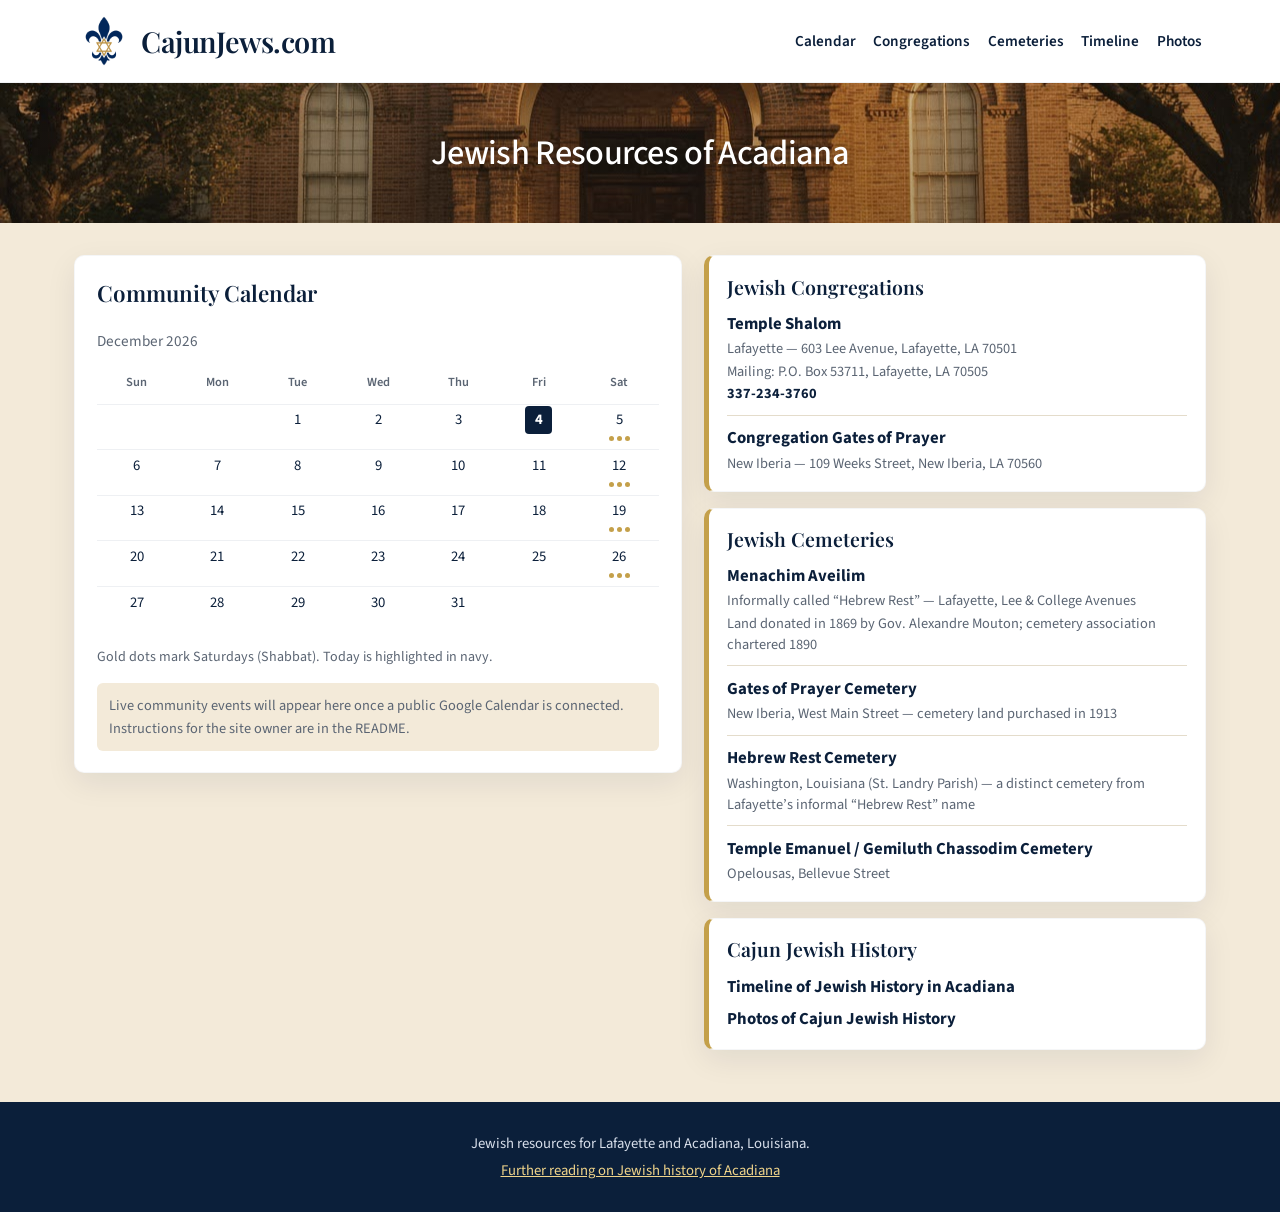
<file: index.html>
<!DOCTYPE html>
<html lang="en">
<head>
  <meta charset="utf-8">
  <meta name="viewport" content="width=device-width, initial-scale=1">
  <title>CajunJews.com — Jewish Resources of Acadiana</title>
  <meta name="description" content="Jewish congregations, cemeteries, history, and community calendar for Lafayette and Acadiana, Louisiana.">
  <link rel="canonical" href="https://cajunjews.com/">
  <link rel="icon" href="assets/logo.png" type="image/png">
  <link rel="preconnect" href="https://fonts.googleapis.com">
  <link rel="preconnect" href="https://fonts.gstatic.com" crossorigin>
  <link href="https://fonts.googleapis.com/css2?family=Playfair+Display:wght@600;700&family=Source+Sans+3:ital,wght@0,400;0,600;0,700;1,400&display=swap" rel="stylesheet">
  <link rel="stylesheet" href="styles.css">
</head>
<body>
  <a class="skip-link" href="#main">Skip to content</a>

  <header class="site-header">
    <div class="header-inner">
      <a class="brand" href="index.html">
        <img src="assets/logo.png" width="52" height="52" alt="">
        <span class="brand-name">CajunJews.com</span>
      </a>
      <nav class="site-nav" aria-label="Primary">
        <a href="#calendar">Calendar</a>
        <a href="#congregations">Congregations</a>
        <a href="#cemeteries">Cemeteries</a>
        <a href="history.html">Timeline</a>
        <a href="photos.html">Photos</a>
      </nav>
    </div>
  </header>

  <section class="hero hero-home" aria-label="Jewish Resources of Acadiana">
    <h1>Jewish Resources of Acadiana</h1>
  </section>

  <main id="main" class="wrap">
    <div class="home-grid">
      <article class="card card-pad" id="calendar">
        <div class="cal-toolbar">
          <h2 id="calendar-heading">Community Calendar</h2>
        </div>
        <p class="cal-month" id="calendar-month-label"></p>
        <div id="calendar-grid"></div>
        <p class="cal-legend">Gold dots mark Saturdays (Shabbat). Today is highlighted in navy.</p>

        <p class="placeholder-note" id="calendar-placeholder-note">
          Live community events will appear here once a public Google Calendar is connected.
          Instructions for the site owner are in the README.
        </p>

        <div class="cal-embed" id="calendar-embed" hidden>
          <h3>Upcoming events</h3>
          <iframe
            id="calendar-iframe"
            title="Community Google Calendar"
            loading="lazy"
          ></iframe>
        </div>
      </article>

      <div class="resource-stack">
        <section class="card resource-card" id="congregations" aria-labelledby="congregations-heading">
          <h2 id="congregations-heading">Jewish Congregations</h2>
          <ul class="resource-list">
            <li>
              <a href="https://www.templeshalomlala.org/">Temple Shalom</a>
              <span class="detail">Lafayette — 603 Lee Avenue, Lafayette, LA 70501</span>
              <span class="detail">Mailing: P.O. Box 53711, Lafayette, LA 70505</span>
              <span class="detail"><a href="tel:+13372343760">337-234-3760</a></span>
            </li>
            <li>
              <span class="place">Congregation Gates of Prayer</span>
              <span class="detail">New Iberia — 109 Weeks Street, New Iberia, LA 70560</span>
            </li>
          </ul>
        </section>

        <section class="card resource-card" id="cemeteries" aria-labelledby="cemeteries-heading">
          <h2 id="cemeteries-heading">Jewish Cemeteries</h2>
          <ul class="resource-list">
            <li>
              <span class="place">Menachim Aveilim</span>
              <span class="detail">Informally called “Hebrew Rest” — Lafayette, Lee &amp; College Avenues</span>
              <span class="detail">Land donated in 1869 by Gov. Alexandre Mouton; cemetery association chartered 1890</span>
            </li>
            <li>
              <span class="place">Gates of Prayer Cemetery</span>
              <span class="detail">New Iberia, West Main Street — cemetery land purchased in 1913</span>
            </li>
            <li>
              <span class="place">Hebrew Rest Cemetery</span>
              <span class="detail">Washington, Louisiana (St. Landry Parish) — a distinct cemetery from Lafayette’s informal “Hebrew Rest” name</span>
            </li>
            <li>
              <span class="place">Temple Emanuel / Gemiluth Chassodim Cemetery</span>
              <span class="detail">Opelousas, Bellevue Street</span>
            </li>
          </ul>
        </section>

        <section class="card resource-card" id="history-card" aria-labelledby="history-heading">
          <h2 id="history-heading">Cajun Jewish History</h2>
          <div class="card-links">
            <a class="card-link" href="history.html">Timeline of Jewish History in Acadiana</a>
            <a class="card-link" href="photos.html">Photos of Cajun Jewish History</a>
          </div>
        </section>
      </div>
    </div>
  </main>

  <footer class="site-footer">
    <p>Jewish resources for Lafayette and Acadiana, Louisiana.</p>
    <p><a href="history.html#further-reading">Further reading on Jewish history of Acadiana</a></p>
  </footer>

  <script src="js/config.js"></script>
  <script src="js/calendar.js"></script>
</body>
</html>
</file>
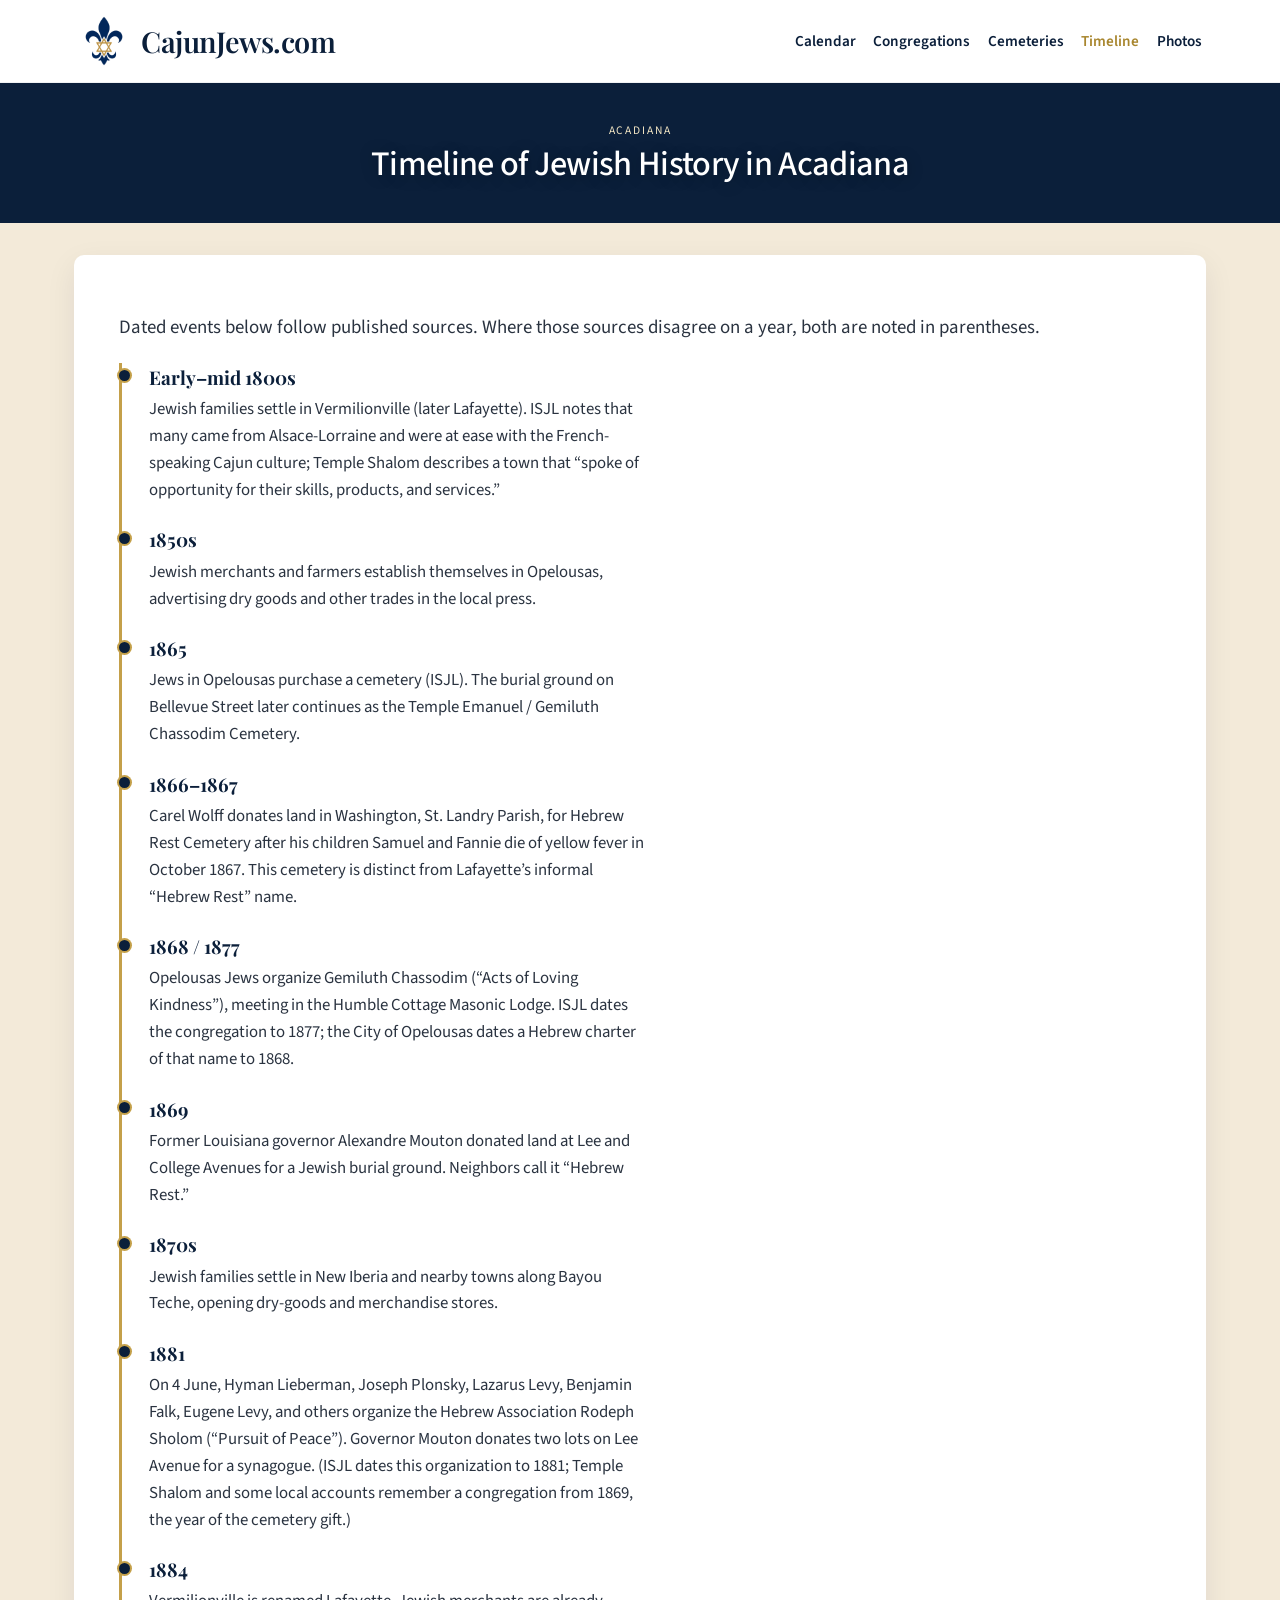
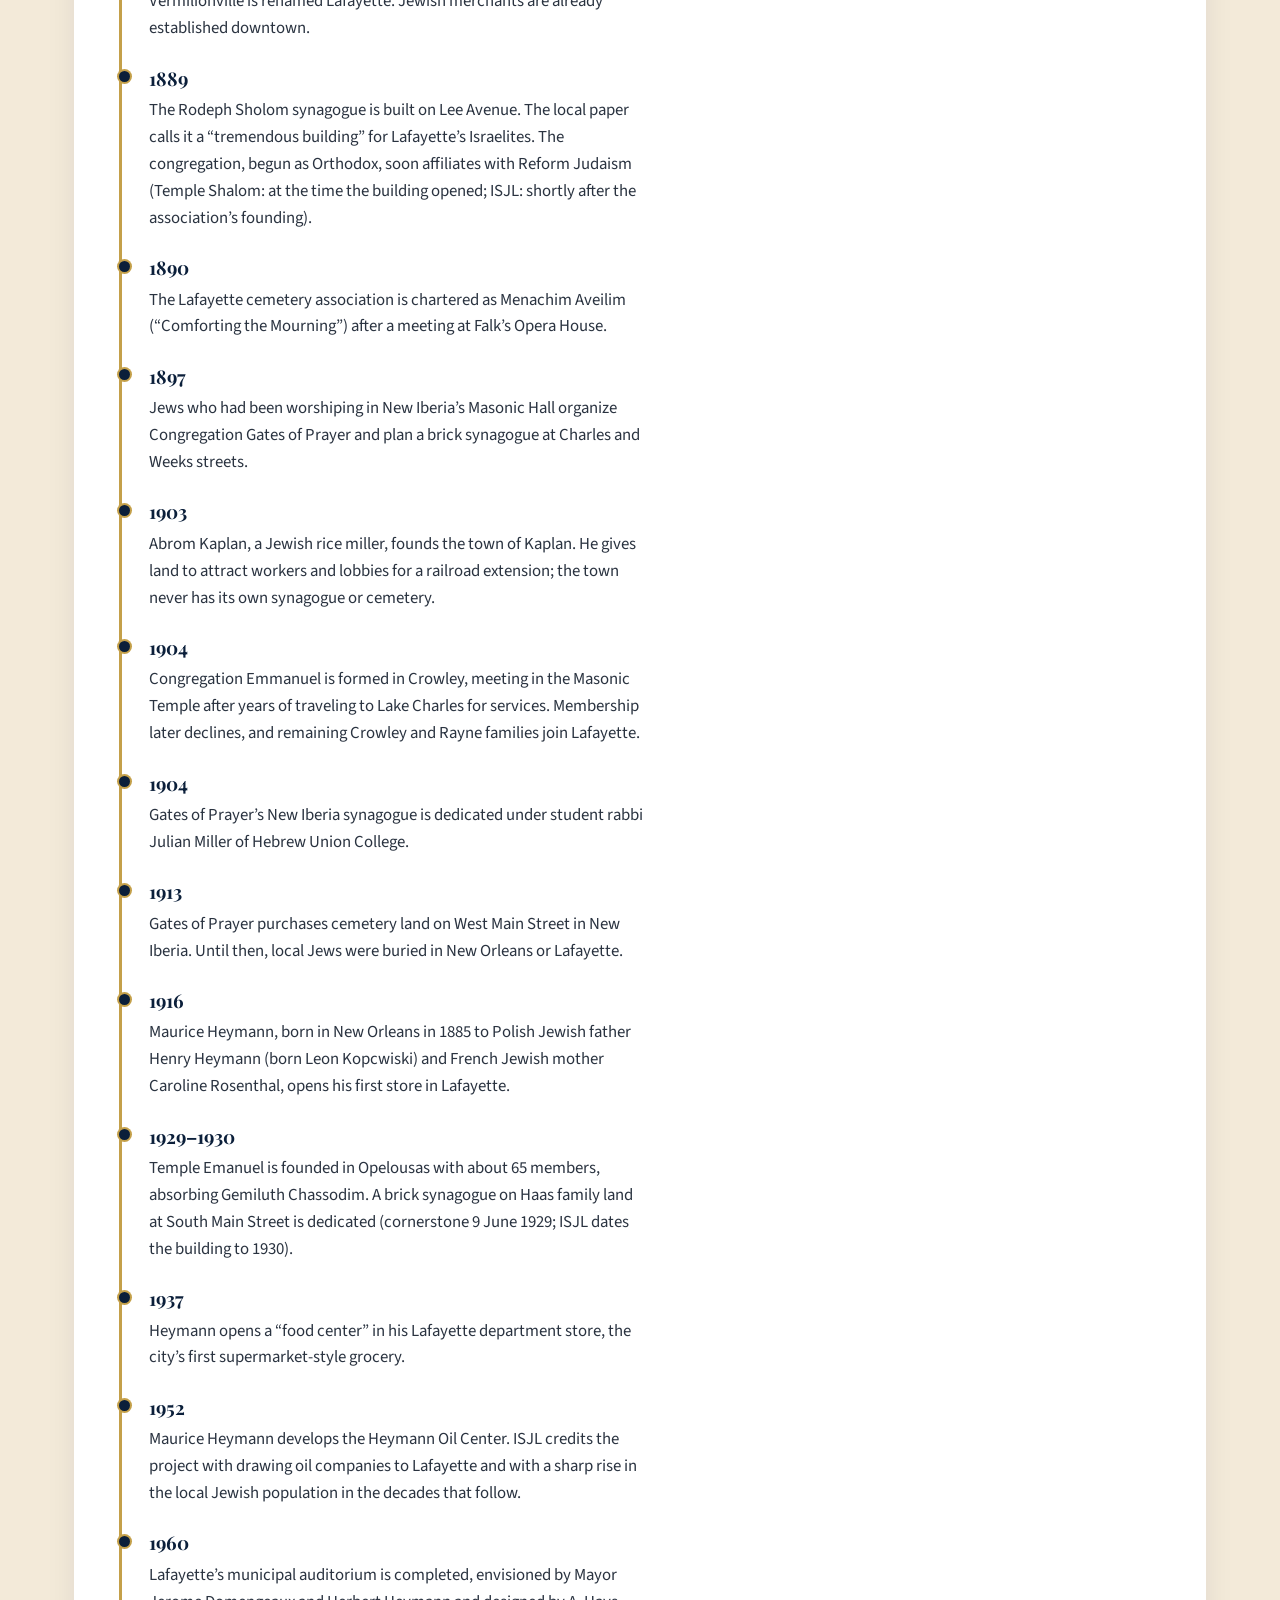
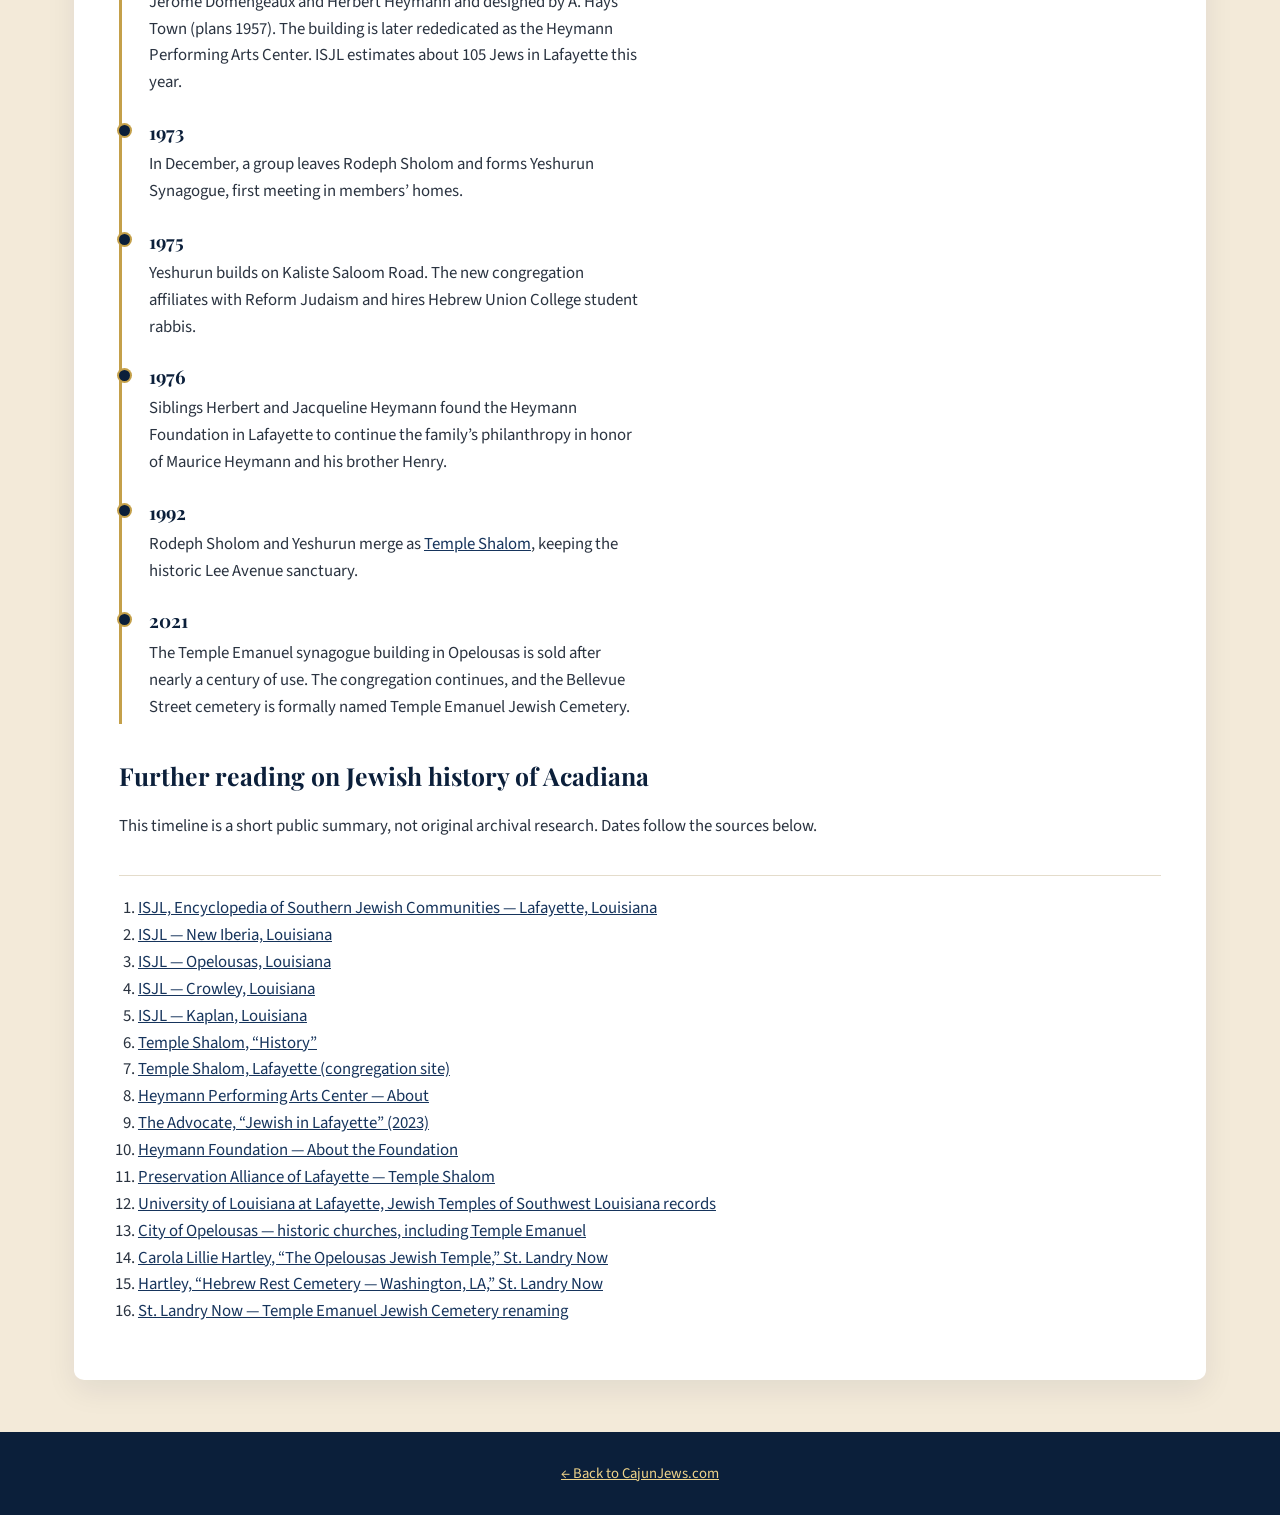
<file: history.html>
<!DOCTYPE html>
<html lang="en">
<head>
  <meta charset="utf-8">
  <meta name="viewport" content="width=device-width, initial-scale=1">
  <title>Timeline of Jewish History in Acadiana — CajunJews.com</title>
  <meta name="description" content="A chronological timeline of Jewish events in Lafayette and Acadiana, Louisiana, with sources.">
  <link rel="canonical" href="https://cajunjews.com/history.html">
  <link rel="icon" href="assets/logo.png" type="image/png">
  <link rel="preconnect" href="https://fonts.googleapis.com">
  <link rel="preconnect" href="https://fonts.gstatic.com" crossorigin>
  <link href="https://fonts.googleapis.com/css2?family=Playfair+Display:wght@600;700&family=Source+Sans+3:ital,wght@0,400;0,600;0,700;1,400&display=swap" rel="stylesheet">
  <link rel="stylesheet" href="styles.css">
</head>
<body>
  <a class="skip-link" href="#main">Skip to content</a>

  <header class="site-header">
    <div class="header-inner">
      <a class="brand" href="index.html">
        <img src="assets/logo.png" width="52" height="52" alt="">
        <span class="brand-name">CajunJews.com</span>
      </a>
      <nav class="site-nav" aria-label="Primary">
        <a href="index.html#calendar">Calendar</a>
        <a href="index.html#congregations">Congregations</a>
        <a href="index.html#cemeteries">Cemeteries</a>
        <a href="history.html" aria-current="page">Timeline</a>
        <a href="photos.html">Photos</a>
      </nav>
    </div>
  </header>

  <section class="hero" aria-labelledby="history-title">
    <div>
      <p class="hero-kicker">Acadiana</p>
      <h1 id="history-title">Timeline of Jewish History in Acadiana</h1>
    </div>
  </section>

  <main id="main" class="wrap">
    <article class="article">
      <p class="lede">Dated events below follow published sources. Where those sources disagree on a year, both are noted in parentheses.</p>

      <ol class="timeline">
        <li id="year-1800s">
          <time datetime="1800">Early–mid 1800s</time>
          <p>Jewish families settle in Vermilionville (later Lafayette). ISJL notes that many came from Alsace-Lorraine and were at ease with the French-speaking Cajun culture; Temple Shalom describes a town that “spoke of opportunity for their skills, products, and services.”</p>
        </li>
        <li id="year-1850s">
          <time datetime="1850">1850s</time>
          <p>Jewish merchants and farmers establish themselves in Opelousas, advertising dry goods and other trades in the local press.</p>
        </li>
        <li id="year-1865">
          <time datetime="1865">1865</time>
          <p>Jews in Opelousas purchase a cemetery (ISJL). The burial ground on Bellevue Street later continues as the Temple Emanuel / Gemiluth Chassodim Cemetery.</p>
        </li>
        <li id="year-1867">
          <time datetime="1867">1866–1867</time>
          <p>Carel Wolff donates land in Washington, St. Landry Parish, for Hebrew Rest Cemetery after his children Samuel and Fannie die of yellow fever in October 1867. This cemetery is distinct from Lafayette’s informal “Hebrew Rest” name.</p>
        </li>
        <li id="year-1877">
          <time datetime="1877">1868 / 1877</time>
          <p>Opelousas Jews organize Gemiluth Chassodim (“Acts of Loving Kindness”), meeting in the Humble Cottage Masonic Lodge. ISJL dates the congregation to 1877; the City of Opelousas dates a Hebrew charter of that name to 1868.</p>
        </li>
        <li id="year-1869">
          <time datetime="1869">1869</time>
          <p>Former Louisiana governor Alexandre Mouton donated land at Lee and College Avenues for a Jewish burial ground. Neighbors call it “Hebrew Rest.”</p>
        </li>
        <li id="year-1870s">
          <time datetime="1870">1870s</time>
          <p>Jewish families settle in New Iberia and nearby towns along Bayou Teche, opening dry-goods and merchandise stores.</p>
        </li>
        <li id="year-1881">
          <time datetime="1881-06-04">1881</time>
          <p>On 4 June, Hyman Lieberman, Joseph Plonsky, Lazarus Levy, Benjamin Falk, Eugene Levy, and others organize the Hebrew Association Rodeph Sholom (“Pursuit of Peace”). Governor Mouton donates two lots on Lee Avenue for a synagogue. (ISJL dates this organization to 1881; Temple Shalom and some local accounts remember a congregation from 1869, the year of the cemetery gift.)</p>
        </li>
        <li id="year-1884">
          <time datetime="1884">1884</time>
          <p>Vermilionville is renamed Lafayette. Jewish merchants are already established downtown.</p>
        </li>
        <li id="year-1889">
          <time datetime="1889">1889</time>
          <p>The Rodeph Sholom synagogue is built on Lee Avenue. The local paper calls it a “tremendous building” for Lafayette’s Israelites. The congregation, begun as Orthodox, soon affiliates with Reform Judaism (Temple Shalom: at the time the building opened; ISJL: shortly after the association’s founding).</p>
        </li>
        <li id="year-1890">
          <time datetime="1890-04">1890</time>
          <p>The Lafayette cemetery association is chartered as Menachim Aveilim (“Comforting the Mourning”) after a meeting at Falk’s Opera House.</p>
        </li>
        <li id="year-1897">
          <time datetime="1897">1897</time>
          <p>Jews who had been worshiping in New Iberia’s Masonic Hall organize Congregation Gates of Prayer and plan a brick synagogue at Charles and Weeks streets.</p>
        </li>
        <li id="year-1903">
          <time datetime="1903">1903</time>
          <p>Abrom Kaplan, a Jewish rice miller, founds the town of Kaplan. He gives land to attract workers and lobbies for a railroad extension; the town never has its own synagogue or cemetery.</p>
        </li>
        <li id="year-1904-crowley">
          <time datetime="1904">1904</time>
          <p>Congregation Emmanuel is formed in Crowley, meeting in the Masonic Temple after years of traveling to Lake Charles for services. Membership later declines, and remaining Crowley and Rayne families join Lafayette.</p>
        </li>
        <li id="year-1904">
          <time datetime="1904">1904</time>
          <p>Gates of Prayer’s New Iberia synagogue is dedicated under student rabbi Julian Miller of Hebrew Union College.</p>
        </li>
        <li id="year-1913">
          <time datetime="1913">1913</time>
          <p>Gates of Prayer purchases cemetery land on West Main Street in New Iberia. Until then, local Jews were buried in New Orleans or Lafayette.</p>
        </li>
        <li id="year-1916">
          <time datetime="1916">1916</time>
          <p>Maurice Heymann, born in New Orleans in 1885 to Polish Jewish father Henry Heymann (born Leon Kopcwiski) and French Jewish mother Caroline Rosenthal, opens his first store in Lafayette.</p>
        </li>
        <li id="year-1929">
          <time datetime="1929">1929–1930</time>
          <p>Temple Emanuel is founded in Opelousas with about 65 members, absorbing Gemiluth Chassodim. A brick synagogue on Haas family land at South Main Street is dedicated (cornerstone 9 June 1929; ISJL dates the building to 1930).</p>
        </li>
        <li id="year-1937">
          <time datetime="1937">1937</time>
          <p>Heymann opens a “food center” in his Lafayette department store, the city’s first supermarket-style grocery.</p>
        </li>
        <li id="year-1952">
          <time datetime="1952">1952</time>
          <p>Maurice Heymann develops the Heymann Oil Center. ISJL credits the project with drawing oil companies to Lafayette and with a sharp rise in the local Jewish population in the decades that follow.</p>
        </li>
        <li id="year-1960">
          <time datetime="1960">1960</time>
          <p>Lafayette’s municipal auditorium is completed, envisioned by Mayor Jerome Domengeaux and Herbert Heymann and designed by A. Hays Town (plans 1957). The building is later rededicated as the Heymann Performing Arts Center. ISJL estimates about 105 Jews in Lafayette this year.</p>
        </li>
        <li id="year-1973">
          <time datetime="1973-12">1973</time>
          <p>In December, a group leaves Rodeph Sholom and forms Yeshurun Synagogue, first meeting in members’ homes.</p>
        </li>
        <li id="year-1975">
          <time datetime="1975">1975</time>
          <p>Yeshurun builds on Kaliste Saloom Road. The new congregation affiliates with Reform Judaism and hires Hebrew Union College student rabbis.</p>
        </li>
        <li id="year-1976">
          <time datetime="1976">1976</time>
          <p>Siblings Herbert and Jacqueline Heymann found the Heymann Foundation in Lafayette to continue the family’s philanthropy in honor of Maurice Heymann and his brother Henry.</p>
        </li>
        <li id="year-1992">
          <time datetime="1992">1992</time>
          <p>Rodeph Sholom and Yeshurun merge as <a href="https://www.templeshalomlala.org/">Temple Shalom</a>, keeping the historic Lee Avenue sanctuary.</p>
        </li>
        <li id="year-2021">
          <time datetime="2021">2021</time>
          <p>The Temple Emanuel synagogue building in Opelousas is sold after nearly a century of use. The congregation continues, and the Bellevue Street cemetery is formally named Temple Emanuel Jewish Cemetery.</p>
        </li>
      </ol>

      <h2 id="further-reading">Further reading on Jewish history of Acadiana</h2>
      <p>This timeline is a short public summary, not original archival research. Dates follow the sources below.</p>
      <ol class="sources">
        <li><a href="https://www.isjl.org/louisiana-lafayette-encyclopedia.html">ISJL, Encyclopedia of Southern Jewish Communities — Lafayette, Louisiana</a></li>
        <li><a href="https://www.isjl.org/louisiana-new-iberia-encyclopedia.html">ISJL — New Iberia, Louisiana</a></li>
        <li><a href="https://www.isjl.org/louisiana-opelousas-encyclopedia.html">ISJL — Opelousas, Louisiana</a></li>
        <li><a href="https://www.isjl.org/louisiana-crowley-encyclopedia.html">ISJL — Crowley, Louisiana</a></li>
        <li><a href="https://www.isjl.org/louisiana-kaplan-encyclopedia.html">ISJL — Kaplan, Louisiana</a></li>
        <li><a href="https://www.templeshalomlala.org/history">Temple Shalom, “History”</a></li>
        <li><a href="https://www.templeshalomlala.org/">Temple Shalom, Lafayette (congregation site)</a></li>
        <li><a href="https://www.heymanncenter.com/p/about">Heymann Performing Arts Center — About</a></li>
        <li><a href="https://www.theadvocate.com/acadiana/news/business/jewish-in-lafayette-how-the-heymanns-levys-and-falks-and-others-sparked-citys-growth/article_8d9e6014-65d7-11ee-97a2-1714d30f06c8.html">The Advocate, “Jewish in Lafayette” (2023)</a></li>
        <li><a href="http://heymannfoundation.com/?page_id=96">Heymann Foundation — About the Foundation</a></li>
        <li><a href="https://preservinglafayette.org/properties/temple-shalom/">Preservation Alliance of Lafayette — Temple Shalom</a></li>
        <li><a href="https://archives.louisiana.edu/repositories/2/resources/122">University of Louisiana at Lafayette, Jewish Temples of Southwest Louisiana records</a></li>
        <li><a href="https://www.cityofopelousas.com/attractions/historic-churches/">City of Opelousas — historic churches, including Temple Emanuel</a></li>
        <li><a href="https://www.stlandrynow.com/local-area-history/the-opelousas-jewish-temple/">Carola Lillie Hartley, “The Opelousas Jewish Temple,” St. Landry Now</a></li>
        <li><a href="https://www.stlandrynow.com/local-area-history/hebrew-rest-cemetery-washington-la/">Hartley, “Hebrew Rest Cemetery — Washington, LA,” St. Landry Now</a></li>
        <li><a href="https://www.stlandrynow.com/community/local-news/opelousas-jewish-cemetery-gets-new-name-and-more/">St. Landry Now — Temple Emanuel Jewish Cemetery renaming</a></li>
      </ol>
    </article>
  </main>

  <footer class="site-footer">
    <p><a href="index.html">← Back to CajunJews.com</a></p>
  </footer>
</body>
</html>
</file>
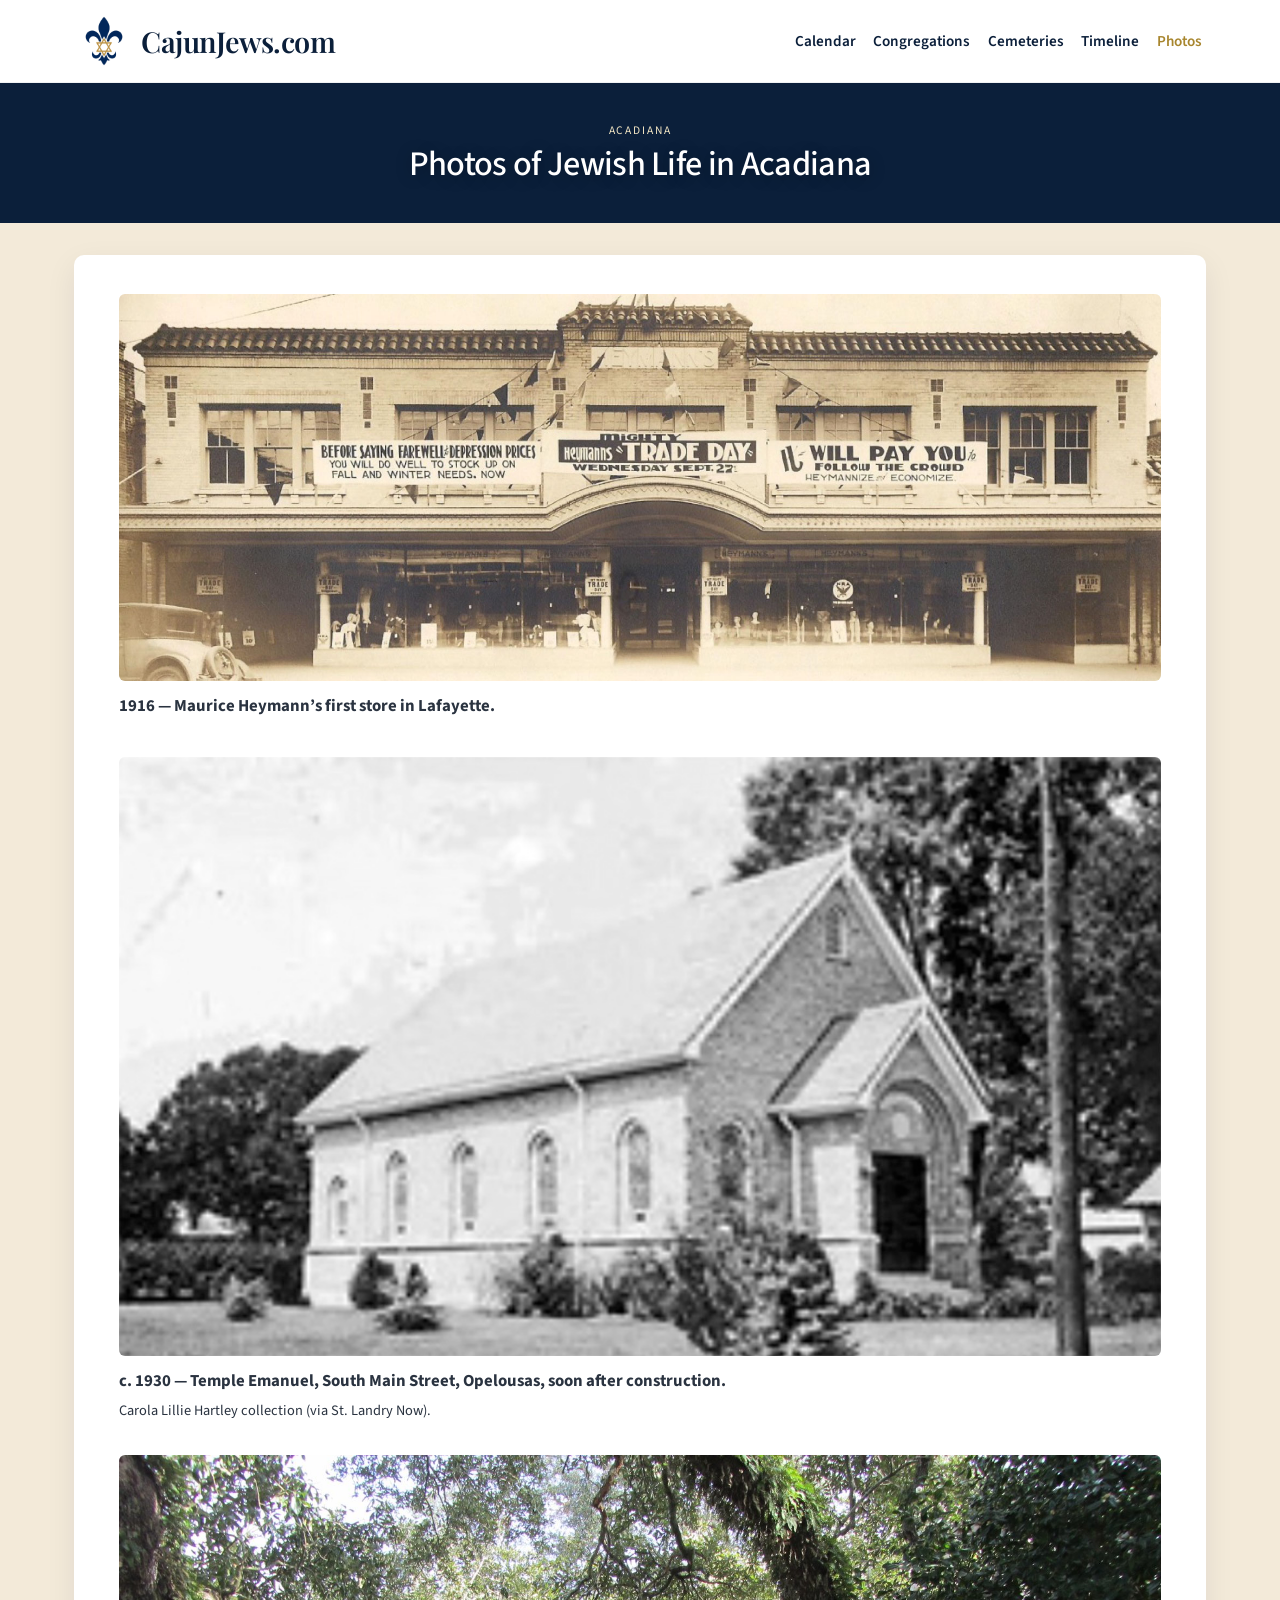
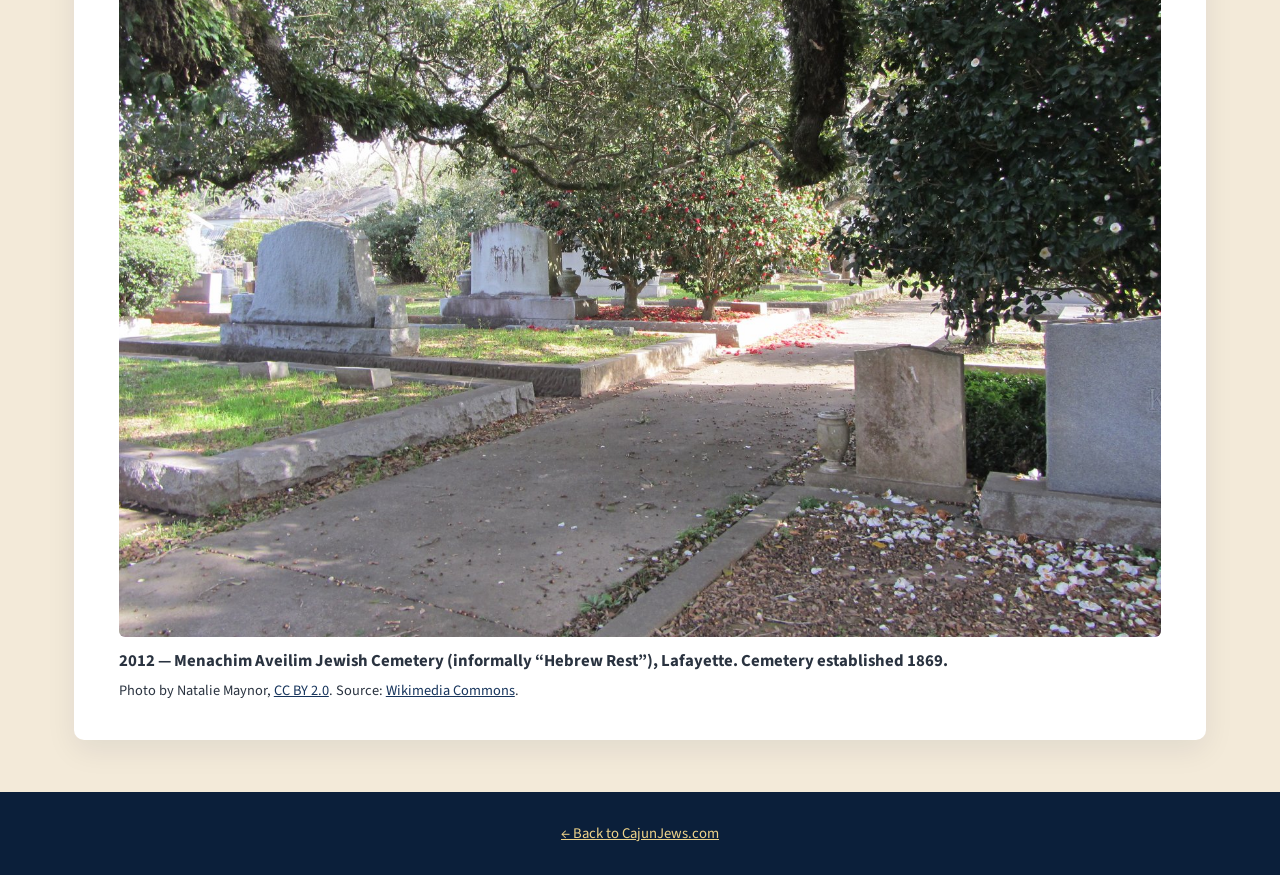
<file: photos.html>
<!DOCTYPE html>
<html lang="en">
<head>
  <meta charset="utf-8">
  <meta name="viewport" content="width=device-width, initial-scale=1">
  <title>Photos of Jewish Life in Acadiana — CajunJews.com</title>
  <meta name="description" content="Historical photographs of Jewish life in Lafayette and Acadiana, shown only when rights allow.">
  <link rel="canonical" href="https://cajunjews.com/photos.html">
  <link rel="icon" href="assets/logo.png" type="image/png">
  <link rel="preconnect" href="https://fonts.googleapis.com">
  <link rel="preconnect" href="https://fonts.gstatic.com" crossorigin>
  <link href="https://fonts.googleapis.com/css2?family=Playfair+Display:wght@600;700&family=Source+Sans+3:ital,wght@0,400;0,600;0,700;1,400&display=swap" rel="stylesheet">
  <link rel="stylesheet" href="styles.css">
</head>
<body>
  <a class="skip-link" href="#main">Skip to content</a>

  <header class="site-header">
    <div class="header-inner">
      <a class="brand" href="index.html">
        <img src="assets/logo.png" width="52" height="52" alt="">
        <span class="brand-name">CajunJews.com</span>
      </a>
      <nav class="site-nav" aria-label="Primary">
        <a href="index.html#calendar">Calendar</a>
        <a href="index.html#congregations">Congregations</a>
        <a href="index.html#cemeteries">Cemeteries</a>
        <a href="history.html">Timeline</a>
        <a href="photos.html" aria-current="page">Photos</a>
      </nav>
    </div>
  </header>

  <section class="hero" aria-labelledby="photos-title">
    <div>
      <p class="hero-kicker">Acadiana</p>
      <h1 id="photos-title">Photos of Jewish Life in Acadiana</h1>
    </div>
  </section>

  <main id="main" class="wrap">
    <article class="article">
      <div class="photo-gallery">
        <figure class="photo-entry">
          <img
            src="assets/photos/heymann-store-1916.jpg"
            alt="Heymann’s storefront in Lafayette, with display windows and Trade Day banners, 1916"
            width="1920"
            height="714"
          >
          <figcaption>
            <p class="photo-caption">1916 — Maurice Heymann’s first store in Lafayette.</p>
          </figcaption>
        </figure>

        <figure class="photo-entry">
          <img
            src="assets/photos/temple-emanuel-opelousas-c1930.jpg"
            alt="Brick Temple Emanuel synagogue on South Main Street in Opelousas, about 1930"
            width="960"
            height="552"
          >
          <figcaption>
            <p class="photo-caption">c. 1930 — Temple Emanuel, South Main Street, Opelousas, soon after construction.</p>
            <p class="photo-credit">Carola Lillie Hartley collection (via St. Landry Now).</p>
          </figcaption>
        </figure>

        <figure class="photo-entry">
          <img
            src="assets/photos/hebrew-rest-lafayette-2012.jpg"
            alt="Walkway and headstones under live oaks at Menachim Aveilim Jewish Cemetery in Lafayette, 2012"
            width="1600"
            height="1200"
          >
          <figcaption>
            <p class="photo-caption">2012 — Menachim Aveilim Jewish Cemetery (informally “Hebrew Rest”), Lafayette. Cemetery established 1869.</p>
            <p class="photo-credit">Photo by Natalie Maynor, <a href="https://creativecommons.org/licenses/by/2.0/">CC BY 2.0</a>. Source: <a href="https://commons.wikimedia.org/wiki/File:Hebrew_Rest_Cemetery_Lafayette,_Louisiana_January_2012.jpg">Wikimedia Commons</a>.</p>
          </figcaption>
        </figure>
      </div>
    </article>
  </main>

  <footer class="site-footer">
    <p><a href="index.html">← Back to CajunJews.com</a></p>
  </footer>
</body>
</html>
</file>
<file: styles.css>
:root {
  --navy: #0b1f3a;
  --navy-deep: #071526;
  --navy-soft: #16345c;
  --gold: #c4a04a;
  --gold-deep: #a8862e;
  --cream: #f3ead9;
  --cream-dark: #e8dcc6;
  --paper: #ffffff;
  --ink: #1a2433;
  --muted: #5b6573;
  --line: #e4dccb;
  --shadow: 0 10px 30px rgba(11, 31, 58, 0.08);
  --radius: 10px;
  --header-h: 4.5rem;
  --serif: "Playfair Display", "Iowan Old Style", "Palatino Linotype", Palatino, Georgia, serif;
  --sans: "Source Sans 3", "Segoe UI", "Helvetica Neue", Helvetica, Arial, sans-serif;
}

*,
*::before,
*::after {
  box-sizing: border-box;
}

html {
  scroll-behavior: smooth;
}

@media (prefers-reduced-motion: reduce) {
  html { scroll-behavior: auto; }
  *,
  *::before,
  *::after {
    animation: none !important;
    transition: none !important;
  }
}

body {
  margin: 0;
  font-family: var(--sans);
  font-size: 1.05rem;
  line-height: 1.6;
  color: var(--ink);
  background: var(--cream);
}

img {
  max-width: 100%;
  height: auto;
}

a {
  color: var(--navy-soft);
}

a:hover {
  color: var(--gold-deep);
}

a:focus-visible,
button:focus-visible {
  outline: 3px solid var(--gold);
  outline-offset: 3px;
}

.skip-link {
  position: absolute;
  left: 0.75rem;
  top: -3rem;
  z-index: 100;
  background: var(--navy);
  color: #fff;
  padding: 0.5rem 0.85rem;
  border-radius: 4px;
}

.skip-link:focus {
  top: 0.75rem;
}

.visually-hidden {
  position: absolute;
  width: 1px;
  height: 1px;
  padding: 0;
  margin: -1px;
  overflow: hidden;
  clip: rect(0, 0, 0, 0);
  white-space: nowrap;
  border: 0;
}

/* Header */
.site-header {
  background: var(--paper);
  border-bottom: 1px solid rgba(11, 31, 58, 0.06);
}

.header-inner {
  max-width: 1180px;
  margin: 0 auto;
  padding: 0.95rem 1.75rem;
  display: flex;
  align-items: center;
  justify-content: space-between;
  gap: 1.25rem;
}

.brand {
  display: flex;
  align-items: center;
  gap: 0.7rem;
  text-decoration: none;
  color: var(--navy);
}

.brand img {
  width: 52px;
  height: 52px;
  object-fit: contain;
  display: block;
}

.brand-name {
  font-family: var(--serif);
  font-weight: 600;
  font-size: 1.8rem;
  letter-spacing: -0.015em;
  line-height: 1;
}

.site-nav {
  display: flex;
  flex-wrap: wrap;
  gap: 0.35rem 1.1rem;
}

.site-nav a {
  color: var(--navy);
  text-decoration: none;
  font-size: 0.95rem;
  font-weight: 600;
}

.site-nav a:hover,
.site-nav a[aria-current="page"] {
  color: var(--gold-deep);
}

/* Hero */
.hero {
  position: relative;
  min-height: clamp(88px, 14vw, 140px);
  display: grid;
  place-items: center;
  background:
    linear-gradient(180deg, rgba(11, 31, 58, 0.28), rgba(11, 31, 58, 0.38)),
    var(--navy) center / cover no-repeat;
  color: #fff;
  text-align: center;
  padding: 1.05rem 1.25rem;
}

.hero-home {
  background-image:
    linear-gradient(180deg, rgba(20, 16, 10, 0.22), rgba(20, 16, 10, 0.34)),
    url("assets/hero.jpg");
  background-position: center 62%;
  background-size: cover;
}

.hero h1 {
  margin: 0;
  font-family: var(--sans);
  font-weight: 500;
  font-size: clamp(1.45rem, 3.4vw, 2.15rem);
  line-height: 1.2;
  letter-spacing: -0.02em;
  text-shadow: 0 2px 16px rgba(0, 0, 0, 0.28);
}

.hero-home h1 {
  white-space: nowrap;
}

.hero-kicker {
  margin: 0 0 0.25rem;
  font-size: 0.72rem;
  letter-spacing: 0.16em;
  text-transform: uppercase;
  color: #f3e6c4;
}

/* Layout */
.wrap {
  max-width: 1180px;
  margin: 0 auto;
  padding: 2rem 1.5rem 3.25rem;
}

.home-grid {
  display: grid;
  grid-template-columns: minmax(0, 1.15fr) minmax(0, 0.95fr);
  gap: 1.35rem;
  align-items: start;
}

.card {
  background: var(--paper);
  border-radius: var(--radius);
  box-shadow: var(--shadow);
  border: 1px solid rgba(11, 31, 58, 0.04);
}

.card-pad {
  padding: 1.2rem 1.35rem 1.3rem;
}

.resource-card {
  padding: 0.95rem 1.15rem 1rem 1.15rem;
  border-left: 5px solid var(--gold);
}

.resource-stack {
  display: grid;
  gap: 1rem;
}

.card h2 {
  margin: 0 0 0.75rem;
  font-family: var(--serif);
  font-size: 1.4rem;
  font-weight: 600;
  color: var(--navy);
}

.resource-card h2 {
  margin-bottom: 0.5rem;
  font-size: 1.22rem;
}

.resource-list {
  list-style: none;
  margin: 0;
  padding: 0;
}

.resource-list > li + li {
  margin-top: 0.6rem;
  padding-top: 0.6rem;
  border-top: 1px solid var(--line);
}

.resource-list a {
  color: var(--navy);
  font-weight: 700;
  text-decoration: none;
}

.resource-list a:hover {
  color: var(--gold-deep);
  text-decoration: underline;
}

.place {
  font-weight: 700;
  color: var(--navy);
}

.detail {
  display: block;
  color: var(--muted);
  font-size: 0.9rem;
  line-height: 1.45;
  margin-top: 0.1rem;
}

.note {
  margin: 0.65rem 0 0;
  color: var(--muted);
  font-size: 0.88rem;
  line-height: 1.45;
}

.card-links {
  display: flex;
  flex-direction: column;
  align-items: flex-start;
  gap: 0.35rem;
}

.card-link {
  display: inline-block;
  margin-top: 0.35rem;
  font-weight: 700;
  color: var(--navy);
  text-decoration: none;
}

.card-links .card-link {
  margin-top: 0;
}

.card-link:hover {
  color: var(--gold-deep);
  text-decoration: underline;
}

/* Calendar */
.cal-toolbar {
  display: flex;
  align-items: baseline;
  justify-content: space-between;
  gap: 1rem;
  margin-bottom: 0.35rem;
}

.cal-month {
  margin: 0 0 0.85rem;
  color: var(--muted);
  font-size: 0.95rem;
}

.cal-grid {
  width: 100%;
  border-collapse: collapse;
  table-layout: fixed;
}

.cal-grid th {
  font-weight: 600;
  font-size: 0.78rem;
  color: var(--muted);
  padding: 0.35rem 0 0.7rem;
  text-align: center;
}

.cal-day-short {
  display: none;
}

.cal-grid td {
  height: 2.85rem;
  vertical-align: top;
  text-align: center;
  padding: 0.1rem 0.08rem 0.28rem;
  border-top: 1px solid #eef0f3;
}

.cal-num {
  display: inline-flex;
  align-items: center;
  justify-content: center;
  min-width: 1.7rem;
  height: 1.7rem;
  border-radius: 4px;
  font-size: 0.92rem;
  color: var(--navy);
}

.is-today .cal-num {
  background: var(--navy);
  color: #fff;
  font-weight: 700;
}

.cal-dots {
  display: flex;
  justify-content: center;
  gap: 3px;
  margin-top: 0.15rem;
}

.cal-dots i {
  width: 5px;
  height: 5px;
  border-radius: 50%;
  background: var(--gold);
  display: block;
}

.cal-legend {
  margin: 0.85rem 0 0;
  font-size: 0.88rem;
  color: var(--muted);
}

.cal-embed {
  margin-top: 1.1rem;
  border-top: 1px solid var(--line);
  padding-top: 1rem;
}

.cal-embed h3 {
  margin: 0 0 0.65rem;
  font-size: 1rem;
  color: var(--navy);
}

.cal-embed iframe {
  width: 100%;
  min-height: 420px;
  border: 0;
  border-radius: 8px;
  background: #fff;
}

.placeholder-note {
  margin: 0.9rem 0 0;
  padding: 0.7rem 0.8rem;
  background: var(--cream);
  border-radius: 6px;
  color: var(--muted);
  font-size: 0.9rem;
}

/* History article */
.article {
  background: var(--paper);
  border-radius: var(--radius);
  box-shadow: var(--shadow);
  padding: clamp(1.4rem, 3vw, 2.4rem) clamp(1.3rem, 4vw, 2.8rem);
}

.article h2 {
  font-family: var(--serif);
  color: var(--navy);
  font-size: 1.55rem;
  margin: 2rem 0 0.7rem;
}

.article h2:first-child {
  margin-top: 0;
}

.article h3 {
  color: var(--navy);
  font-size: 1.15rem;
  margin: 1.4rem 0 0.45rem;
}

.article p,
.article li {
  color: #2a3340;
}

.article ul {
  padding-left: 1.2rem;
}

.lede {
  font-size: 1.18rem;
  color: var(--navy);
}

.timeline {
  list-style: none;
  margin: 1.25rem 0 0;
  padding: 0 0 0 0.35rem;
  border-left: 3px solid var(--gold);
}

.timeline > li {
  position: relative;
  padding: 0 0 1.35rem 1.35rem;
}

.timeline > li:last-child {
  padding-bottom: 0.25rem;
}

.timeline > li::before {
  content: "";
  position: absolute;
  left: -8px;
  top: 0.45em;
  width: 11px;
  height: 11px;
  border-radius: 50%;
  background: var(--navy);
  box-shadow: 0 0 0 2px var(--gold);
}

.timeline time {
  display: block;
  font-family: var(--serif);
  font-weight: 700;
  font-size: 1.18rem;
  color: var(--navy);
  margin-bottom: 0.2rem;
}

.timeline p {
  margin: 0;
  max-width: 62ch;
}

.sources {
  margin-top: 2.2rem;
  padding-top: 1.2rem;
  border-top: 1px solid var(--line);
}

ol.sources,
.sources ol {
  padding-left: 1.2rem;
}

.sources a {
  overflow-wrap: anywhere;
}

.discrepancy {
  background: var(--cream);
  border-left: 4px solid var(--gold);
  padding: 0.85rem 1rem;
  margin: 1.1rem 0;
}

.photo-gallery {
  display: grid;
  gap: 2.1rem;
  margin-top: 1.6rem;
}

.article > .photo-gallery:first-child {
  margin-top: 0;
}

.photo-entry {
  margin: 0;
}

.photo-entry img {
  display: block;
  width: 100%;
  height: auto;
  border-radius: 6px;
  background: var(--cream-dark);
}

.photo-caption {
  margin: 0.7rem 0 0.25rem;
  font-weight: 700;
  color: var(--navy);
}

.photo-credit {
  margin: 0;
  font-size: 0.9rem;
  color: var(--muted);
}

/* Footer */
.site-footer {
  background: var(--navy);
  color: #d7deea;
  padding: 1.6rem 1.4rem;
  text-align: center;
  font-size: 0.92rem;
}

.site-footer p {
  margin: 0.25rem 0;
}

.site-footer a {
  color: #f0d48a;
}

/* 404 */
.simple-page {
  min-height: 50vh;
  display: grid;
  place-items: center;
  text-align: center;
  padding: 3rem 1.4rem;
}

.simple-page h1 {
  font-family: var(--serif);
  color: var(--navy);
}

@media (max-width: 860px) {
  .home-grid {
    grid-template-columns: 1fr;
  }

  .header-inner {
    flex-direction: column;
    align-items: flex-start;
  }

  .brand-name {
    font-size: 1.4rem;
  }

  .hero {
    min-height: 80px;
    padding: 0.9rem 1rem;
  }

  .hero-home h1 {
    white-space: normal;
  }
}

@media (max-width: 720px) {
  .cal-day-full {
    display: none;
  }

  .cal-day-short {
    display: inline;
  }
}

@media (max-width: 520px) {
  .cal-grid td {
    height: 2.7rem;
  }

  .cal-num {
    min-width: 1.45rem;
    height: 1.45rem;
    font-size: 0.82rem;
  }

  .resource-card,
  .card-pad {
    padding-left: 1rem;
    padding-right: 1rem;
  }
}
</file>
